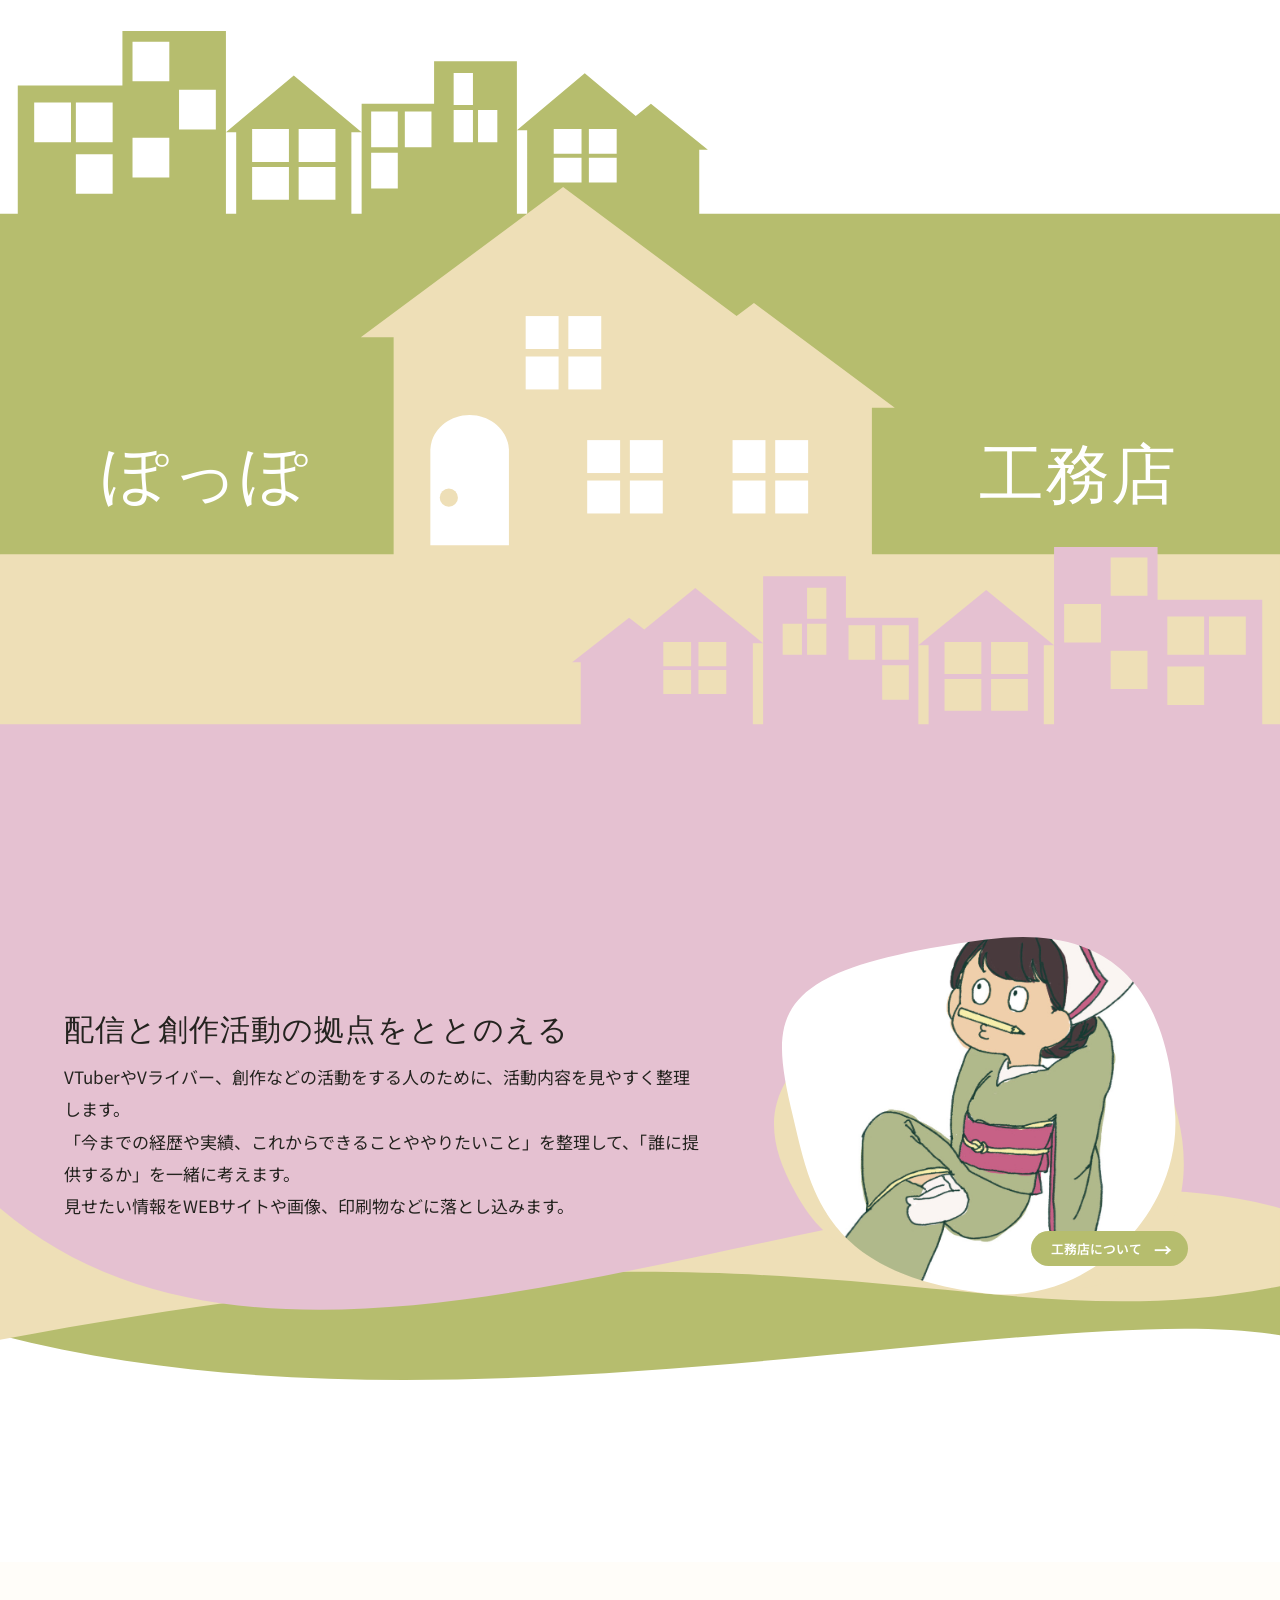
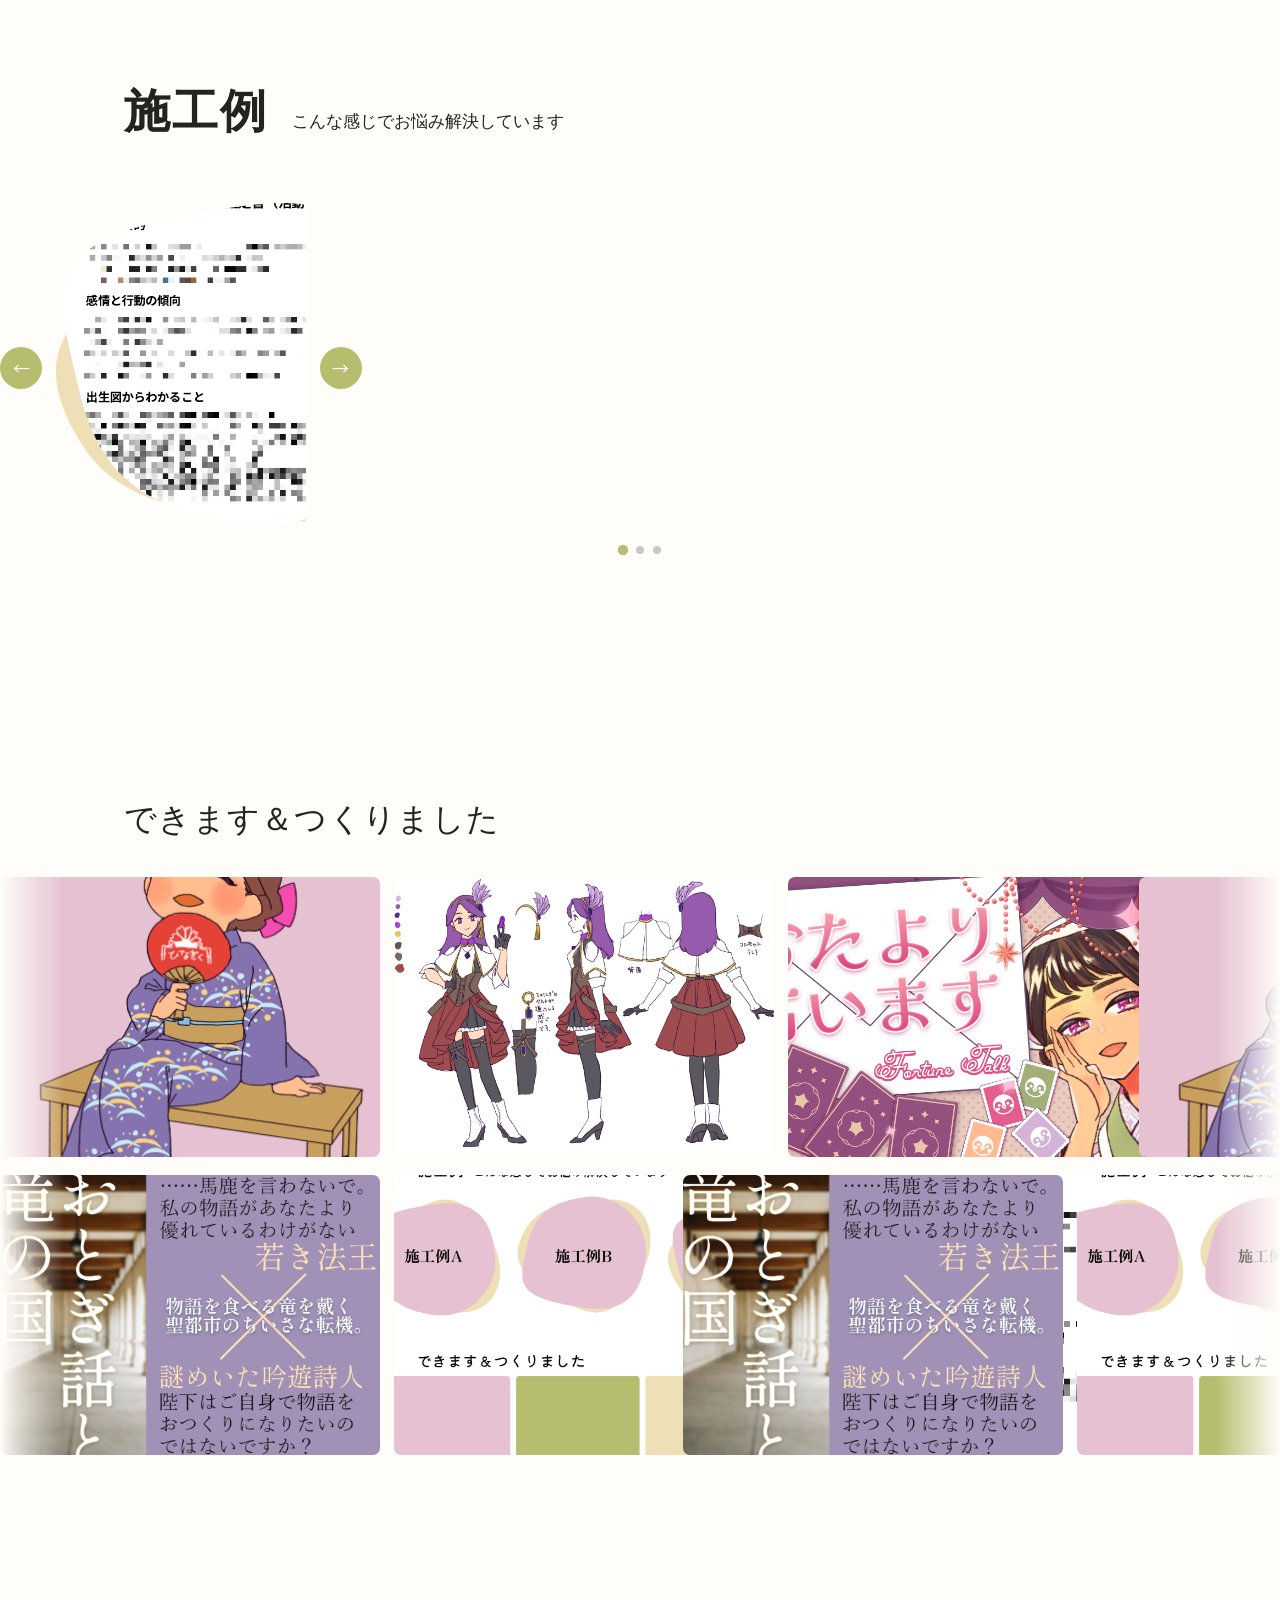
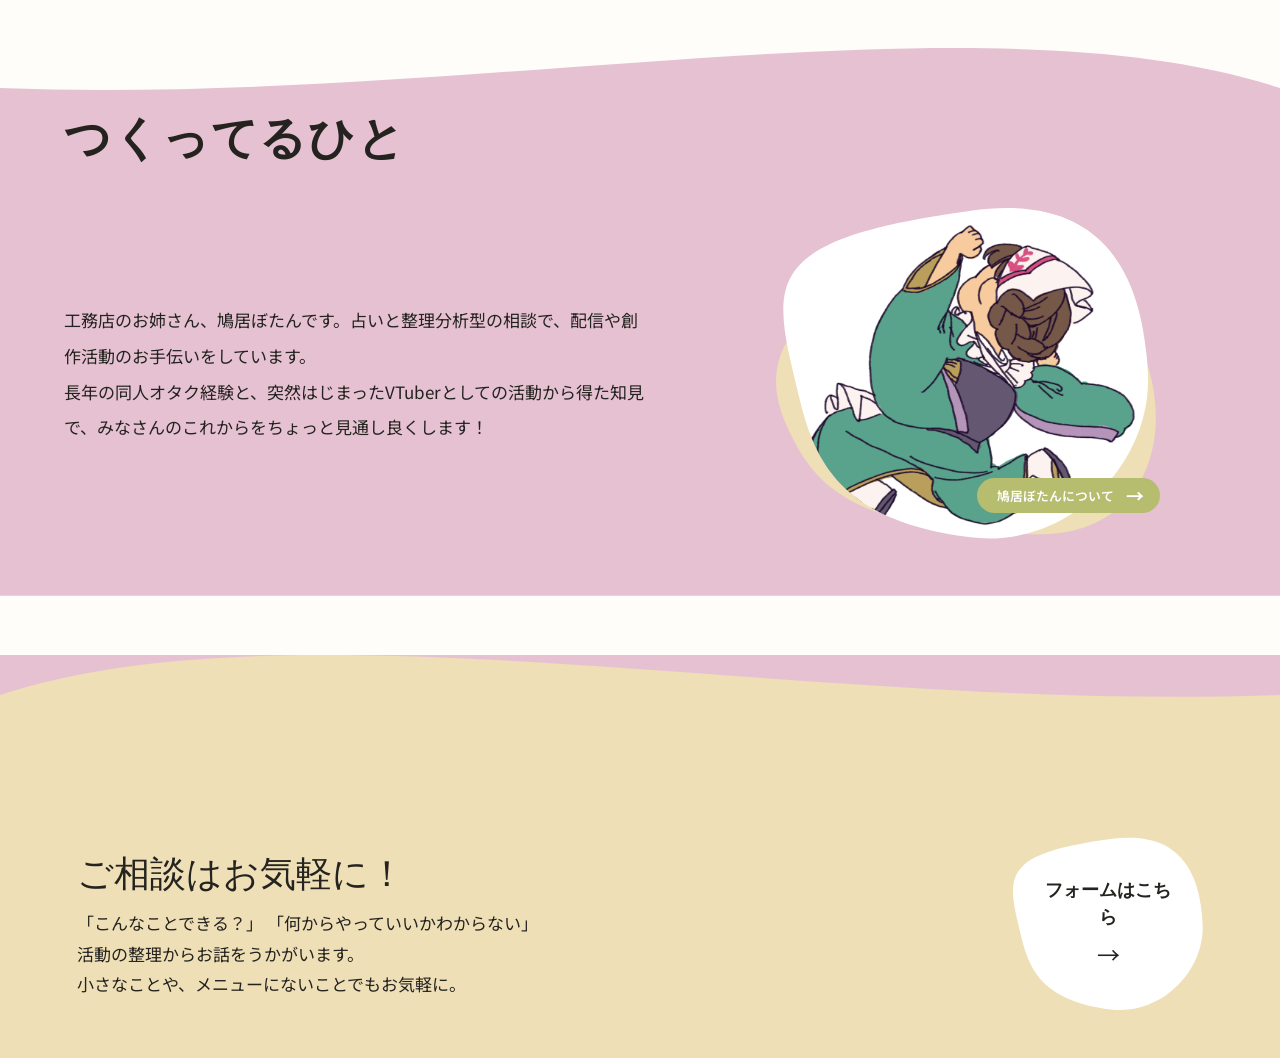
<file: index.html>
<!doctype html>
<html lang="ja">

<head>
  <meta charset="utf-8">
  <meta name="viewport" content="width=device-width, initial-scale=1">
  <meta name="theme-color" content="#b6bd6e">
  <meta name="description" content="配信と創作活動の拠点をととのえる、バーチャルあなたの街の工務店です。">
  <link rel="icon" href="assets/logo_pigeon.svg" type="image/svg+xml">
  <title>ぽっぽ工務店｜配信と活動の拠点をととのえる</title>
  <link rel="preconnect" href="https://fonts.googleapis.com">
  <link rel="preconnect" href="https://fonts.gstatic.com" crossorigin>
  <link
    href="https://fonts.googleapis.com/css2?family=Shippori+Mincho:wght@500;600;700&family=Noto+Sans+JP:wght@400;500;600;700&display=swap"
    rel="stylesheet">
  <link rel="stylesheet" href="styles.css">
</head>

<body>
  <a class="skip-link" href="#main">本文へスキップ</a>
  <header class="site-header" id="top">
    <a class="brand" href="index.html" aria-label="ぽっぽ工務店 トップへ"><img src="assets/logo_pigeon.svg" alt=""></a>
    <button class="menu-toggle" type="button" aria-expanded="false" aria-controls="site-nav"
      aria-label="メニューを開く"><span></span><span></span></button>
    <nav class="site-nav" id="site-nav" aria-label="メインメニュー"><a href="#opening-copy">工務店とは</a><a href="#cases">施工例</a><a
        href="#works">できます＆つくりました</a><a href="#maker">つくってるひと</a><a href="https://forms.gle/N3oY1gFznEsEsMau7"
        target="_blank" rel="noreferrer">ご相談フォーム ↗</a></nav>
  </header>
  <main id="main">
    <section class="opening" id="opening">
      <div class="opening-scenery" aria-hidden="true">
        <img class="town-layer town-green" src="assets/town_green.svg" alt="">
        <img class="town-layer town-yellow" src="assets/town_yellow.svg" alt="">
        <img class="town-layer town-pink" src="assets/town_pink.svg" alt="">
      </div>
      <h1 class="opening-title"><span>ぽっぽ</span><span>工務店</span></h1>
      <div class="opening-copy" id="opening-copy">
        <div class="opening-text">
          <h2>配信と創作活動の拠点をととのえる</h2>
          <p>
            VTuberやVライバー、創作などの活動をする人のために、活動内容を見やすく整理します。<br>「今までの経歴や実績、これからできることややりたいこと」を整理して、「誰に提供するか」を一緒に考えます。<br>見せたい情報をWEBサイトや画像、印刷物などに落とし込みます。
          </p>
        </div>
        <div class="intro-blob"><img class="blob-under" src="assets/blob_bottom.svg" alt="">
          <div class="blob-photo"><img src="images/鼻の下ポーズ.jpg" alt="鼻の下にえんぴつを挟み、頭の後ろで手を組む鳩居ぼたんのイラスト"></div><a
            class="blob-arrow" href="about.html">工務店について <b>→</b></a>
        </div>
      </div>
    </section>
    <section class="cases section" id="cases">
      <div class="section-heading">
        <h2>施工例</h2>
        <p>こんな感じでお悩み解決しています</p>
      </div>
      <div class="case-carousel" data-carousel>
        <button class="carousel-control carousel-prev" type="button" aria-label="前の施工例">←</button>
        <div class="carousel-viewport">
          <div class="carousel-track">
            <article class="case-card case-card--activity" tabindex="0">
              <div class="case-blob"><img class="blob-under" src="assets/blob_bottom.svg" alt="">
                <div class="case-photo"><img src="images/jrdrSFTRpxF15SI1790786207_1790786334_9881.png"
                    alt="活動を整理する施工イメージ"></div>
                <div class="case-hover">あれもこれも手を広げていたら何をしていいかわからなくなってしまった。</div>
              </div>
            </article>
            <article class="case-card case-card--archive" tabindex="0">
              <div class="case-blob"><img class="blob-under" src="assets/blob_bottom.svg" alt="">
                <div class="case-photo"><img src="images/Kindleコラボサムネ.png" alt="活動を整理する施工イメージ"></div>
                <div class="case-hover">長く活動を続けてきて、配信アーカイブや発信してきたことをまとめたくなった。</div>
              </div>
            </article>
            <article class="case-card case-card--debut" tabindex="0">
              <div class="case-blob"><img class="blob-under" src="assets/blob_bottom.svg" alt="">
                <div class="case-photo"><img src="images/20250113ビジュアル.jpg" alt="活動を整理する施工イメージ"></div>
                <div class="case-hover">VTuberになりたい！でも、VTuberで何をやりたいのかわからない。</div>
              </div>
            </article>
          </div>
        </div>
        <button class="carousel-control carousel-next" type="button" aria-label="次の施工例">→</button>
      </div>
    </section>
    <section class="works section" id="works">
      <div class="section-heading">
        <h2>できます＆つくりました</h2>
      </div>
      <div class="marquee-row marquee-forward">
        <div class="marquee-track">
          <div class="marquee-set">
            <button class="work-tile" type="button" data-gallery="illustration"><img src="images/ひなぎく浴衣デー.png"
                alt=""><span>ゆるイラスト</span></button>
            <button class="work-tile" type="button" data-gallery="costume"><img src="images/サユリさん衣装三面図_詳細.jpg"
                alt=""><span>衣装デザイン</span></button>
            <button class="work-tile" type="button" data-gallery="thumbnail"><img src="images/占い雑談サムネ.png"
                alt=""><span>サムネイル・告知画像</span></button>
          </div>
          <div class="marquee-set" aria-hidden="true">
            <button class="work-tile" type="button" tabindex="-1" data-gallery="illustration"><img
                src="images/ひなぎく浴衣デー.png" alt=""><span>ゆるイラスト</span></button>
            <button class="work-tile" type="button" tabindex="-1" data-gallery="costume"><img
                src="images/サユリさん衣装三面図_詳細.jpg" alt=""><span>衣装デザイン</span></button>
            <button class="work-tile" type="button" tabindex="-1" data-gallery="thumbnail"><img src="images/占い雑談サムネ.png"
                alt=""><span>サムネイル・告知画像</span></button>
          </div>
        </div>
      </div>
      <div class="marquee-row marquee-reverse">
        <div class="marquee-track">
          <div class="marquee-set">
            <button class="work-tile" type="button" data-gallery="book"><img src="images/おとぎ話.png"
                alt=""><span>文章・冊子・PDF</span></button>
            <button class="work-tile" type="button" data-gallery="web"><img src="images/工務店仮デザイン.png"
                alt=""><span>WEB・電子出版</span></button>
            <button class="work-tile" type="button" data-gallery="organize"><img
                src="images/jrdrSFTRpxF15SI1790786207_1790786334_9881.png" alt=""><span>活動整理・活動カルテ</span></button>
          </div>
          <div class="marquee-set" aria-hidden="true">
            <button class="work-tile" type="button" tabindex="-1" data-gallery="book"><img src="images/おとぎ話.png"
                alt=""><span>文章・冊子・PDF</span></button>
            <button class="work-tile" type="button" tabindex="-1" data-gallery="web"><img src="images/工務店仮デザイン.png"
                alt=""><span>WEB・電子出版</span></button>
            <button class="work-tile" type="button" tabindex="-1" data-gallery="organize"><img
                src="images/jrdrSFTRpxF15SI1790786207_1790786334_9881.png" alt=""><span>活動整理・活動カルテ</span></button>
          </div>
        </div>
      </div>
    </section>
    <section class="maker section" id="maker">
      <div class="section-heading">
        <h2>つくってるひと</h2>
      </div>
      <div class="maker-layout">
        <div class="maker-copy">
          <p>
            工務店のお姉さん、鳩居ぼたんです。占いと整理分析型の相談で、配信や創作活動のお手伝いをしています。<br>長年の同人オタク経験と、突然はじまったVTuberとしての活動から得た知見で、みなさんのこれからをちょっと見通し良くします！
          </p>
        </div>
        <div class="maker-blob"><img class="blob-under" src="assets/blob_bottom.svg" alt="">
          <div class="maker-photo"><img src="images/味噌汁うまい.png" alt="鳩居ぼたんのイラスト"></div><a class="blob-arrow"
            href="profile.html">鳩居ぼたんについて <b>→</b></a>
        </div>
      </div>
    </section>
  </main>
  <footer class="site-footer consult-footer" id="contact">
    <div class="footer-copy">
      <h2>ご相談はお気軽に！</h2>
      <p>「こんなことできる？」 「何からやっていいかわからない」<br>活動の整理からお話をうかがいます。<br>小さなことや、メニューにないことでもお気軽に。</p>
    </div><a class="form-button" href="https://forms.gle/N3oY1gFznEsEsMau7" target="_blank"
      rel="noreferrer"><span>フォームはこちら</span><b>→</b></a>
  </footer>
  <dialog class="gallery-dialog" aria-label="制作実績"><button class="dialog-close" type="button"
      aria-label="閉じる">×</button>
    <div class="dialog-content"></div>
    <div class="dialog-controls"><button type="button" class="dialog-prev" aria-label="前の作品">←</button><span
        class="dialog-count"></span><button type="button" class="dialog-next" aria-label="次の作品">→</button></div>
  </dialog>
  <script src="script.js"></script>
</body>

</html>
</file>
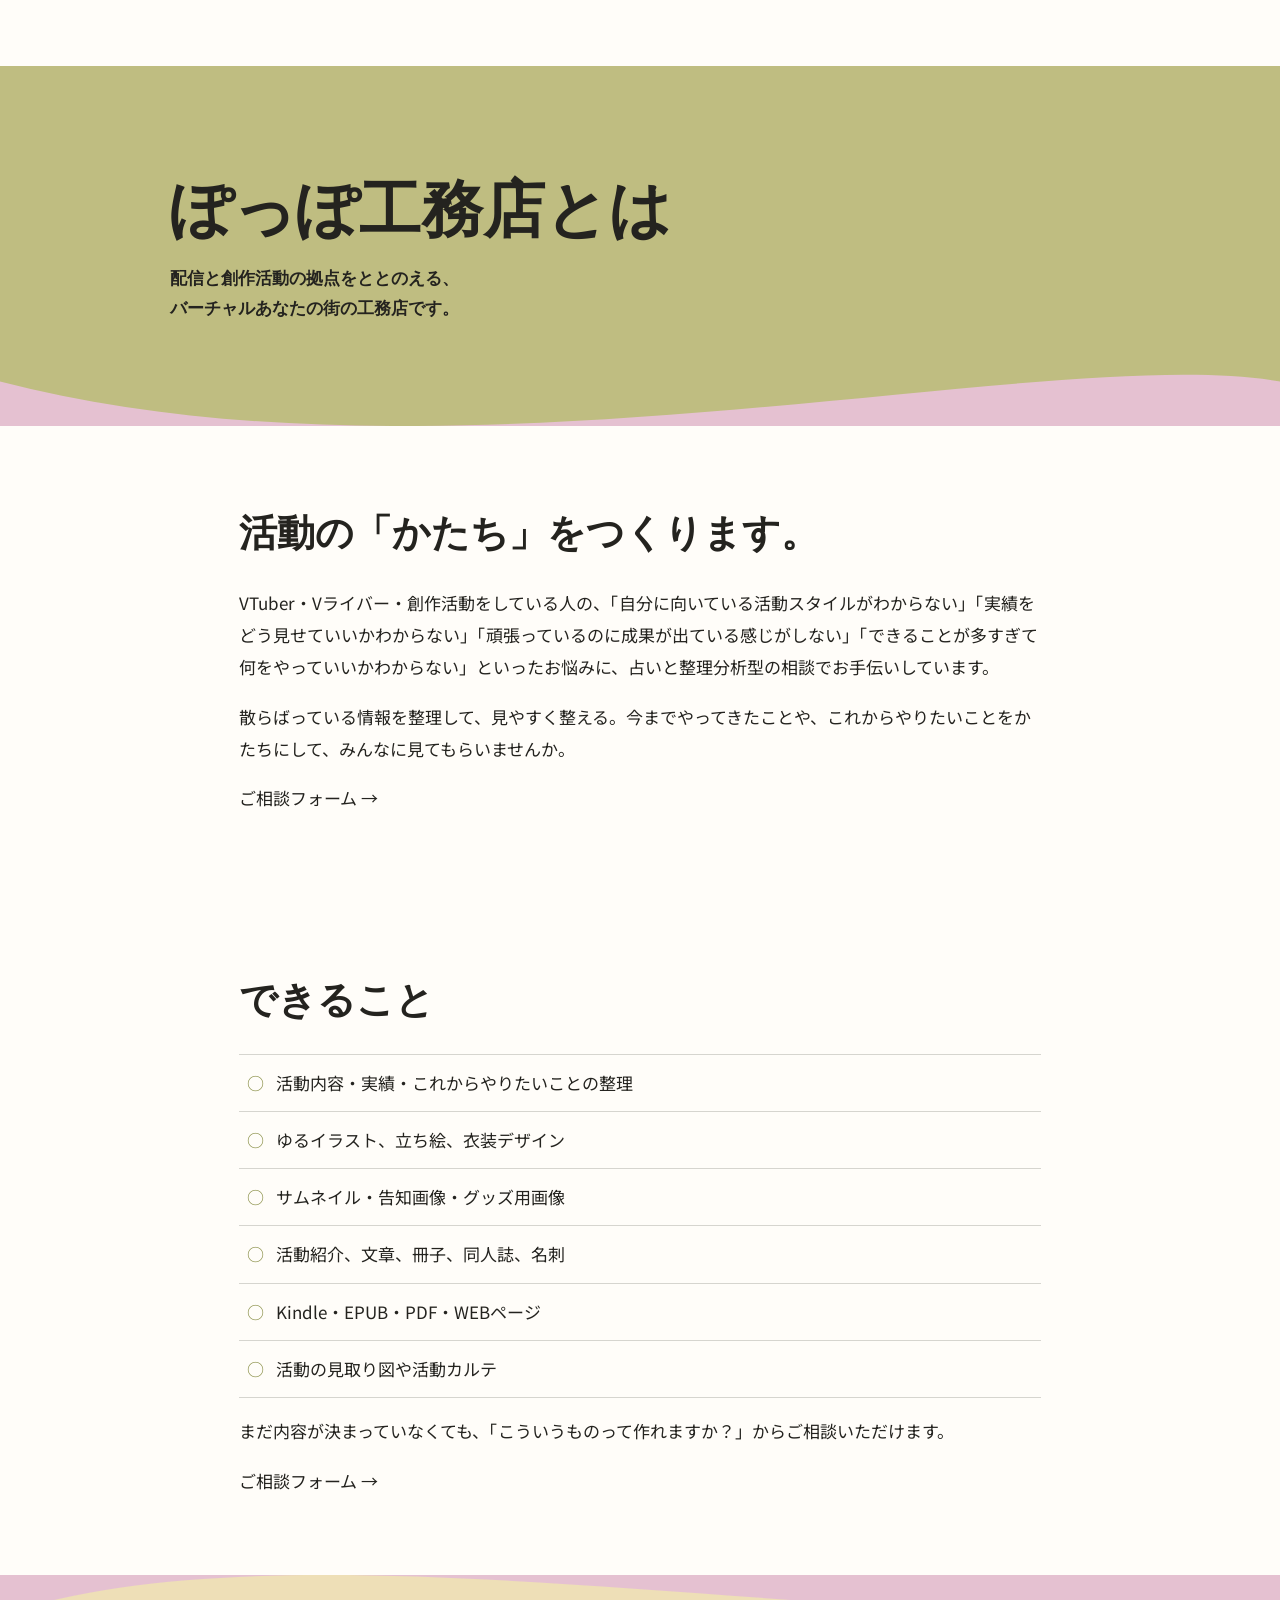
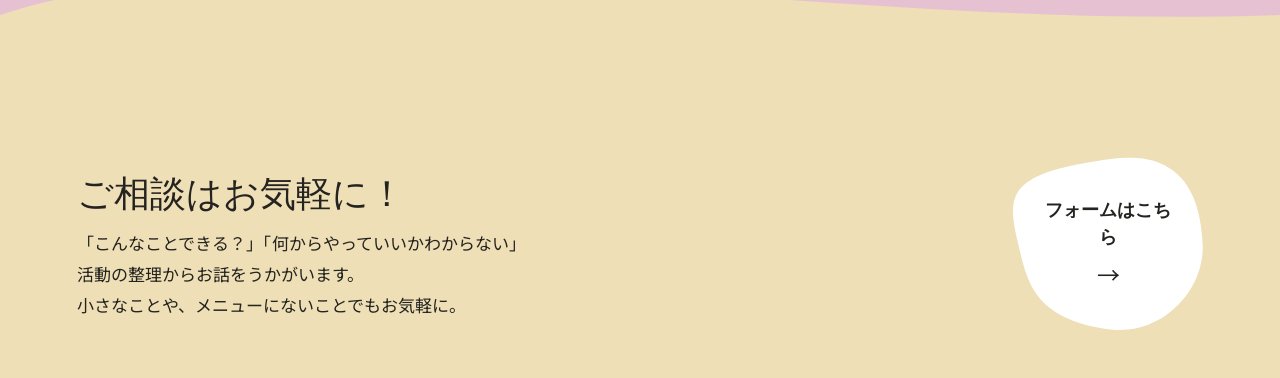
<file: about.html>
<!doctype html>
<html lang="ja"><head><meta charset="utf-8"><meta name="viewport" content="width=device-width, initial-scale=1"><meta name="theme-color" content="#b6bd6e"><meta name="description" content="配信と創作活動の拠点をととのえる、バーチャルあなたの街の工務店。"><link rel="icon" href="assets/logo_pigeon.svg" type="image/svg+xml"><title>ぽっぽ工務店とは｜ぽっぽ工務店</title><link rel="preconnect" href="https://fonts.googleapis.com"><link rel="preconnect" href="https://fonts.gstatic.com" crossorigin><link href="https://fonts.googleapis.com/css2?family=Shippori+Mincho:wght@500;600;700&family=Noto+Sans+JP:wght@400;500;600;700&display=swap" rel="stylesheet"><link rel="stylesheet" href="styles.css"></head>
<body><a class="skip-link" href="#main">本文へスキップ</a><header class="site-header"><a class="brand" href="index.html" aria-label="ぽっぽ工務店 トップへ"><img src="assets/logo_pigeon.svg" alt=""></a><button class="menu-toggle" type="button" aria-expanded="false" aria-controls="site-nav" aria-label="メニューを開く"><span></span><span></span></button><nav class="site-nav" id="site-nav" aria-label="メインメニュー"><a href="index.html#opening-copy">工務店とは</a><a href="index.html#cases">施工例</a><a href="index.html#works">できます＆つくりました</a><a href="profile.html">つくってるひと</a><a href="https://forms.gle/N3oY1gFznEsEsMau7" target="_blank" rel="noreferrer">ご相談フォーム ↗</a></nav></header>
<main id="main" class="subpage"><div class="subpage-hero"><h1>ぽっぽ工務店とは</h1><p>配信と創作活動の拠点をととのえる、<br>バーチャルあなたの街の工務店です。</p><img src="assets/town_green.svg" alt="" class="subpage-town"></div>
<section class="subpage-section"><h2>活動の「かたち」をつくります。</h2><p>VTuber・Vライバー・創作活動をしている人の、「自分に向いている活動スタイルがわからない」「実績をどう見せていいかわからない」「頑張っているのに成果が出ている感じがしない」「できることが多すぎて何をやっていいかわからない」といったお悩みに、占いと整理分析型の相談でお手伝いしています。</p><p>散らばっている情報を整理して、見やすく整える。今までやってきたことや、これからやりたいことをかたちにして、みんなに見てもらいませんか。</p><a class="text-link" href="https://forms.gle/N3oY1gFznEsEsMau7" target="_blank" rel="noreferrer">ご相談フォーム →</a></section>

<section class="subpage-section"><h2>できること</h2><ul class="service-list"><li>活動内容・実績・これからやりたいことの整理</li><li>ゆるイラスト、立ち絵、衣装デザイン</li><li>サムネイル・告知画像・グッズ用画像</li><li>活動紹介、文章、冊子、同人誌、名刺</li><li>Kindle・EPUB・PDF・WEBページ</li><li>活動の見取り図や活動カルテ</li></ul><p>まだ内容が決まっていなくても、「こういうものって作れますか？」からご相談いただけます。</p><a class="text-link" href="https://forms.gle/N3oY1gFznEsEsMau7" target="_blank" rel="noreferrer">ご相談フォーム →</a></section></main>
<footer class="site-footer consult-footer" id="contact"><div class="footer-copy"><h2>ご相談はお気軽に！</h2><p>「こんなことできる？」「何からやっていいかわからない」<br>活動の整理からお話をうかがいます。<br>小さなことや、メニューにないことでもお気軽に。</p></div><a class="form-button" href="https://forms.gle/N3oY1gFznEsEsMau7" target="_blank" rel="noreferrer"><span>フォームはこちら</span><b>→</b></a></footer><script src="inner.js"></script></body></html>
</file>
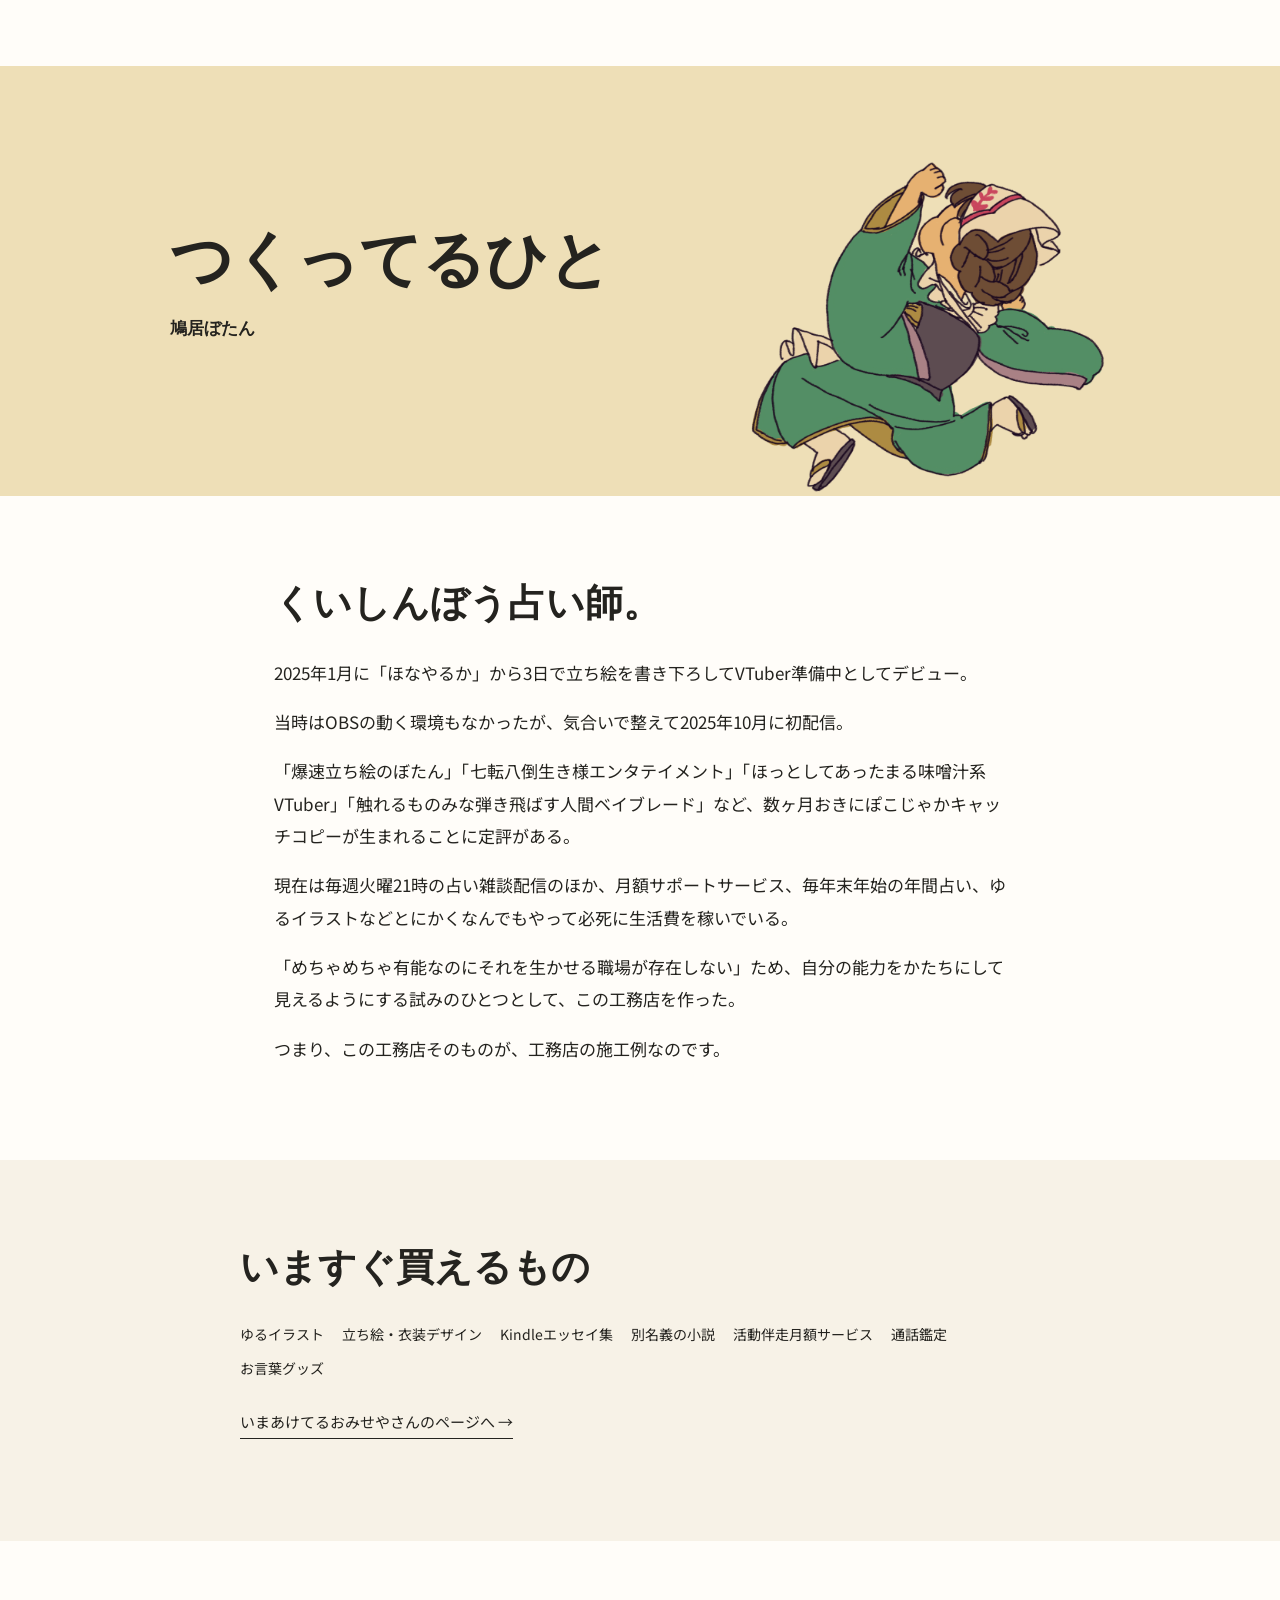
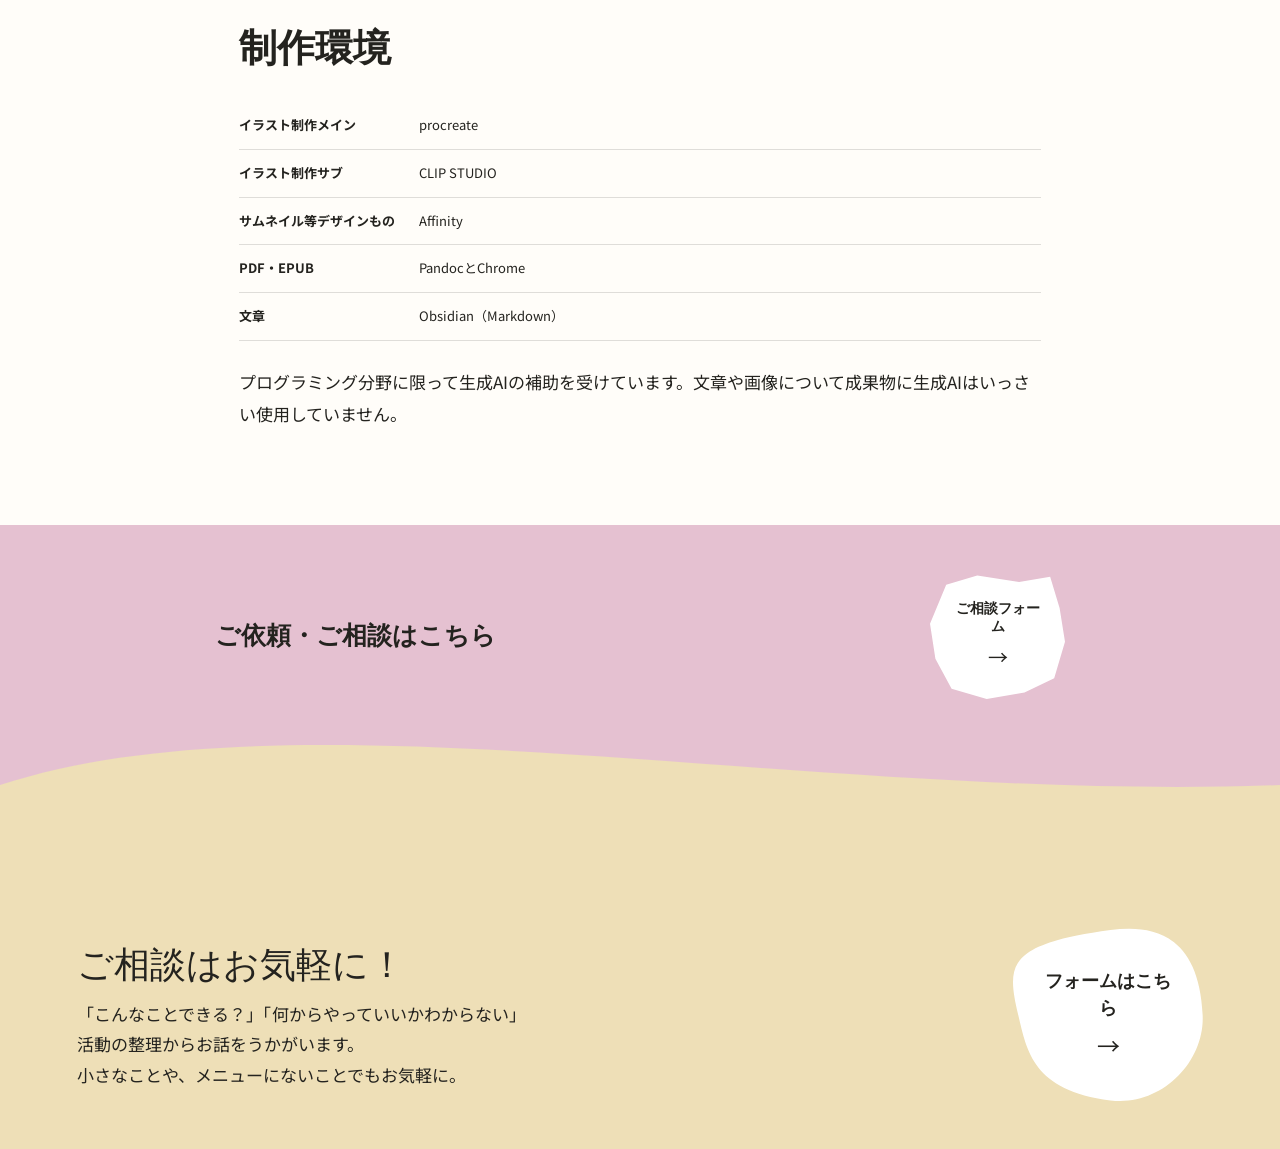
<file: profile.html>
<!doctype html>
<html lang="ja"><head><meta charset="utf-8"><meta name="viewport" content="width=device-width, initial-scale=1"><meta name="theme-color" content="#b6bd6e"><meta name="description" content="ぽっぽ工務店をつくっている、占い師・VTuberの鳩居ぼたんについて。"><link rel="icon" href="assets/logo_pigeon.svg" type="image/svg+xml"><title>つくってるひと｜ぽっぽ工務店</title><link rel="preconnect" href="https://fonts.googleapis.com"><link rel="preconnect" href="https://fonts.gstatic.com" crossorigin><link href="https://fonts.googleapis.com/css2?family=Shippori+Mincho:wght@500;600;700&family=Noto+Sans+JP:wght@400;500;600;700&display=swap" rel="stylesheet"><link rel="stylesheet" href="styles.css"></head>
<body><a class="skip-link" href="#main">本文へスキップ</a><header class="site-header"><a class="brand" href="index.html" aria-label="ぽっぽ工務店 トップへ"><img src="assets/logo_pigeon.svg" alt=""></a><button class="menu-toggle" type="button" aria-expanded="false" aria-controls="site-nav" aria-label="メニューを開く"><span></span><span></span></button><nav class="site-nav" id="site-nav" aria-label="メインメニュー"><a href="index.html#opening-copy">工務店とは</a><a href="index.html#cases">施工例</a><a href="index.html#works">できます＆つくりました</a><a href="about.html">工務店について</a><a href="https://forms.gle/N3oY1gFznEsEsMau7" target="_blank" rel="noreferrer">ご相談フォーム ↗</a></nav></header>
<main id="main" class="subpage"><div class="subpage-hero profile-hero"><h1>つくってるひと</h1><p>鳩居ぼたん</p><img src="images/味噌汁うまい.png" alt="鳩居ぼたんのイラスト" class="profile-hero-art"></div>
<section class="subpage-section profile-bio"><h2>くいしんぼう占い師。</h2><div class="verbatim-bio"><p>2025年1月に「ほなやるか」から3日で立ち絵を書き下ろしてVTuber準備中としてデビュー。</p><p>当時はOBSの動く環境もなかったが、気合いで整えて2025年10月に初配信。</p><p>「爆速立ち絵のぼたん」「七転八倒生き様エンタテイメント」「ほっとしてあったまる味噌汁系VTuber」「触れるものみな弾き飛ばす人間ベイブレード」など、数ヶ月おきにぽこじゃかキャッチコピーが生まれることに定評がある。</p><p>現在は毎週火曜21時の占い雑談配信のほか、月額サポートサービス、毎年末年始の年間占い、ゆるイラストなどとにかくなんでもやって必死に生活費を稼いでいる。</p><p>「めちゃめちゃ有能なのにそれを生かせる職場が存在しない」ため、自分の能力をかたちにして見えるようにする試みのひとつとして、この工務店を作った。</p><p>つまり、この工務店そのものが、工務店の施工例なのです。</p></div></section>
<section class="subpage-section subpage-tinted"><h2>いますぐ買えるもの</h2><ul class="profile-examples"><li>ゆるイラスト</li><li>立ち絵・衣装デザイン</li><li>Kindleエッセイ集</li><li>別名義の小説</li><li>活動伴走月額サービス</li><li>通話鑑定</li><li>お言葉グッズ</li></ul><div class="profile-links"><a href="https://kagefmie-i.github.io/hatoi-botan-guide/services.html" target="_blank" rel="noreferrer">いまあけてるおみせやさんのページへ →</a></div></section>
<section class="subpage-section"><h2>制作環境</h2><dl class="tools-list"><div><dt>イラスト制作メイン</dt><dd>procreate</dd></div><div><dt>イラスト制作サブ</dt><dd>CLIP STUDIO</dd></div><div><dt>サムネイル等デザインもの</dt><dd>Affinity</dd></div><div><dt>PDF・EPUB</dt><dd>PandocとChrome</dd></div><div><dt>文章</dt><dd>Obsidian（Markdown）</dd></div></dl><p>プログラミング分野に限って生成AIの補助を受けています。文章や画像について成果物に生成AIはいっさい使用していません。</p></section>
<section class="contact-strip"><h2>ご依頼・ご相談はこちら</h2><a class="form-button" href="https://forms.gle/N3oY1gFznEsEsMau7" target="_blank" rel="noreferrer"><span>ご相談フォーム</span><b>→</b></a></section></main>
<footer class="site-footer consult-footer" id="contact"><div class="footer-copy"><h2>ご相談はお気軽に！</h2><p>「こんなことできる？」「何からやっていいかわからない」<br>活動の整理からお話をうかがいます。<br>小さなことや、メニューにないことでもお気軽に。</p></div><a class="form-button" href="https://forms.gle/N3oY1gFznEsEsMau7" target="_blank" rel="noreferrer"><span>フォームはこちら</span><b>→</b></a></footer><script src="inner.js"></script></body></html>
</file>
<file: styles.css>
:root {
  --green: #b6bd6e;
  --cream: #eedfb7;
  --pink: #e5c1d1;
  --ink: #24231f;
  --paper: #fffdf9;
  --serif: "Kaisei Opti", "Yu Mincho", serif;
  --sans: "Noto Sans JP", sans-serif;
  --content: 1160px;
  --ease: cubic-bezier(.22, .78, .25, 1)
}


* {
  box-sizing: border-box
}

html {
  scroll-behavior: smooth;
  scroll-padding-top: 84px
}

body {
  margin: 0;
  color: var(--ink);
  background: var(--paper);
  font-family: var(--sans);
  font-size: 18px;
  line-height: 1.9;
  overflow-x: hidden
}

img {
  display: block;
  max-width: 100%
}

a {
  color: inherit;
  text-decoration: none
}

button {
  font: inherit;
  color: inherit
}

.skip-link {
  position: absolute;
  left: 1rem;
  top: -5rem;
  z-index: 100;
  background: white;
  padding: .5rem 1rem
}

.skip-link:focus {
  top: 1rem
}


/* ロゴとハンバーガーはスクロール後に現れます。ヘッダーには背景色を敷きません。 */
.site-header {
  position: fixed;
  z-index: 40;
  top: 0;
  left: 0;
  right: 0;
  height: 66px;
  padding: 0 clamp(18px, 4vw, 56px);
  display: flex;
  justify-content: space-between;
  align-items: center;
  pointer-events: none
}

.brand,
.menu-toggle {
  opacity: 0;
  visibility: hidden;
  transform: translateY(-8px);
  transition: opacity .3s, transform .3s, visibility .3s;
  pointer-events: none
}

.site-header.is-visible .brand,
.site-header.is-visible .menu-toggle {
  opacity: 1;
  visibility: visible;
  transform: none;
  pointer-events: auto
}

.brand {
  display: block;
  width: 42px;
  height: 45px
}

.brand img {
  width: 100%;
  height: 100%;
  object-fit: contain
}

.menu-toggle {
  pointer-events: auto;
  width: 46px;
  height: 46px;
  border: 0;
  background: transparent;
  display: flex;
  flex-direction: column;
  align-items: center;
  justify-content: center;
  gap: 7px;
  cursor: pointer
}

.menu-toggle span {
  width: 28px;
  height: 2px;
  background: var(--ink);
  transition: transform .25s
}

.menu-toggle[aria-expanded=true] span:first-child {
  transform: translateY(4.5px) rotate(45deg)
}

.menu-toggle[aria-expanded=true] span:last-child {
  transform: translateY(-4.5px) rotate(-45deg)
}

.site-nav {
  position: absolute;
  right: clamp(18px, 4vw, 56px);
  top: 58px;
  display: flex;
  flex-direction: column;
  align-items: flex-end;
  gap: 4px;
  padding: 8px 0;
  max-height: 0;
  opacity: 0;
  overflow: hidden;
  pointer-events: none;
  transition: max-height .3s, opacity .2s
}

.site-nav.is-open {
  max-height: 360px;
  opacity: 1;
  pointer-events: auto
}

.site-nav a {
  padding: 5px 0 5px 18px;
  font-size: 13px;
  font-weight: 600;
  text-shadow: 0 1px 6px #fff9
}

.site-nav a:hover {
  color: #737a32
}


/* 街と家のSVGは書き出しデータのまま、同じ基準幅で重ねます。 */
.opening {
  height: min(122vw, 1780px);
  min-height: 1040px;
  position: relative;
  isolation: isolate;
  overflow: hidden;
  background: #fff
}

.opening-scenery {
  position: absolute;
  inset: 0;
  z-index: -1;
  pointer-events: none
}

.town-layer {
  position: absolute;
  top: 0;
  left: 0;
  width: 100%;
  height: auto;
  max-width: none;
  opacity: 1;
  transform: none
}

.town-green {
  z-index: 1;
  top: 2%;
  height: auto;
}

.town-yellow {
  z-index: 2;
  top: 12%;
}

.town-pink {
  z-index: 3;
  top: 35%;
}

.opening-title {
  position: absolute;
  z-index: 4;
  top: 28%;
  left: 8%;
  right: 8%;
  margin: 0;
  display: flex;
  justify-content: space-between;
  align-items: center;
  font: 700 clamp(56px, 9.3vw, 132px)/1.2 var(--serif);
  color: #fff;
  letter-spacing: .08em;
  animation: title-in .8s .15s both
}

.opening-title span:last-child {
  letter-spacing: .04em
}

.opening-copy {
  position: absolute;
  z-index: 4;
  top: 60%;
  left: max(5vw, calc((100vw - var(--content))/2));
  right: max(5vw, calc((100vw - var(--content))/2));
  display: grid;
  grid-template-columns: 1.15fr .85fr;
  align-items: center;
  gap: 3vw
}

.opening-text {
  max-width: 720px
}

.opening-text h2 {
  font: 700 clamp(28px, 3.4vw, 44px)/1.55 var(--serif);
  margin: 0 0 10px;
  letter-spacing: .035em
}

.opening-text p {
  font-size: clamp(18px, 1.1vw, 14px);
  line-height: 1.9;
  margin: 0;
  max-width: 640px
}

.intro-blob,
.maker-blob {
  position: relative;
  width: min(34vw, 410px);
  aspect-ratio: 1.08;
  margin: 0 auto
}

.blob-under {
  position: absolute;
  inset: 4% -5% -4% 4%;
  width: 100%;
  height: 100%;
  object-fit: fill;
  transform: rotate(-3deg)
}

.blob-photo,
.maker-photo {
  position: absolute;
  inset: 0;
  overflow: hidden;
}

.blob-photo img,
.blob-image {
  display: block;
  width: 100%;
  height: 100%;
}

.maker-photo img {
  width: 100%;
  height: 100%;
  object-fit: cover;
  object-position: center 40%
}

.blob-arrow {
  position: absolute;
  z-index: 3;
  right: -1%;
  bottom: 8%;
  display: flex;
  align-items: center;
  gap: 12px;
  padding: 3px 10px 3px 16px;
  border-radius: 99px;
  background: var(--green);
  color: white;
  font: 600 11px var(--sans);
  white-space: nowrap;
  transition: transform .2s
}

.blob-arrow b {
  font-size: 18px;
  line-height: 1
}

.blob-arrow:hover {
  transform: translateX(4px)
}


.section {
  padding: clamp(70px, 9vw, 128px) max(5vw, calc((100vw - var(--content))/2))
}

.section-heading {
  display: flex;
  align-items: baseline;
  gap: 24px;
  margin: 0 auto 35px;
  max-width: var(--content)
}

.section-heading h2,
.consult h2 {
  font: 700 clamp(30px, 4vw, 46px)/1.5 var(--serif);
  letter-spacing: .04em;
  margin: 0
}

.section-heading p {
  font: 500 clamp(14px, 1.7vw, 20px) var(--serif);
  margin: 0
}

.cases {
  padding-left: 0;
  padding-right: 0;
  overflow: hidden
}

.cases>.section-heading {
  padding: 0 5vw
}

.case-carousel {
  display: flex;
  align-items: center;
  gap: 14px;
  max-width: 1320px;
  margin: auto
}

.carousel-control {
  flex: 0 0 42px;
  width: 42px;
  height: 42px;
  border: 0;
  border-radius: 50%;
  background: var(--green);
  color: white;
  cursor: pointer;
  z-index: 2
}

.carousel-control:hover {
  filter: brightness(.94)
}

.carousel-viewport {
  min-width: 0;
  overflow: hidden
}

.carousel-track {
  display: flex;
  align-items: center;
  gap: clamp(14px, 2.4vw, 34px);
  overflow-x: auto;
  scrollbar-width: none;
  scroll-snap-type: x mandatory;
  padding: 22px 2px 30px
}

.carousel-track::-webkit-scrollbar {
  display: none
}

.case-card {
  position: relative;
  flex: 0 0 clamp(230px, 29vw, 360px);
  height: clamp(230px, 27vw, 335px);
  display: grid;
  place-items: center;
  scroll-snap-align: center;
  isolation: isolate
}

.case-back {
  position: absolute;
  inset: 0;
  z-index: -2
}

.case-back img {
  width: 100%;
  height: 100%;
  object-fit: fill
}

.case-photo {
  position: absolute;
  inset: 2% 2% 3% 0;
  overflow: hidden;
  z-index: -1;
}

.case-photo img {
  width: 100%;
  height: 100%;
  object-fit: cover;
  transition: transform .5s
}

.case-card:hover .case-photo img {
  transform: scale(1.06)
}

.case-title {
  z-index: 1;
  font: 700 clamp(23px, 2.5vw, 32px) var(--serif);
  transition: opacity .2s;
  text-shadow: 0 1px 6px #fff9
}

.case-hover {
  position: absolute;
  inset: 20% 14%;
  display: grid;
  place-items: center;
  text-align: center;
  padding: 18px;
  background: #fffdf9e8;
  border-radius: 30px;
  font: 600 14px/1.8 var(--serif);
  opacity: 0;
  transform: translateY(6px);
  transition: opacity .22s, transform .22s
}

.case-card:hover .case-title,
.case-card:focus-visible .case-title {
  opacity: 0
}

.case-card:hover .case-hover,
.case-card:focus-visible .case-hover {
  opacity: 1;
  transform: none
}


/* 3枚ずつの帯をゆっくり流し、上下の方向を逆にします。 */
.works {
  padding-left: 0;
  padding-right: 0;
  overflow: hidden
}

.works>.section-heading {
  padding: 0 max(5vw, calc((100vw - var(--content))/2))
}

.marquee-row {
  overflow: hidden;
  margin: 18px 0;
  mask-image: linear-gradient(90deg, transparent, #000 5%, #000 95%, transparent)
}

.marquee-track {
  display: flex;
  width: max-content;
  animation: marquee-left 58s linear infinite
}

.marquee-reverse .marquee-track {
  animation-name: marquee-right;
  animation-duration: 64s
}

.marquee-row:hover .marquee-track {
  animation-play-state: paused
}

.marquee-set {
  display: flex;
  gap: 14px;
  padding-right: 14px
}

.work-tile {
  position: relative;
  flex: 0 0 clamp(220px, 31vw, 380px);
  height: clamp(180px, 23vw, 280px);
  padding: 0;
  border: 0;
  border-radius: 7px;
  overflow: hidden;
  background: var(--pink);
  cursor: pointer
}

.marquee-row:first-of-type .work-tile:nth-child(2) {
  background: var(--green)
}

.marquee-row:first-of-type .work-tile:nth-child(3) {
  background: var(--cream)
}

.marquee-reverse .work-tile:nth-child(1) {
  background: var(--green)
}

.marquee-reverse .work-tile:nth-child(2) {
  background: var(--cream)
}

.marquee-reverse .work-tile:nth-child(3) {
  background: var(--pink)
}

.work-tile>img {
  width: 100%;
  height: 100%;
  object-fit: cover;
  transition: transform .4s
}

.work-tile:hover>img {
  transform: scale(1.04)
}

.work-tile>span {
  position: absolute;
  inset: 0;
  display: grid;
  place-items: center;
  background: #fffdf9d9;
  color: var(--ink);
  font: 700 21px var(--serif);
  opacity: 0;
  transition: opacity .22s
}

.work-tile:hover>span,
.work-tile:focus-visible>span {
  opacity: 1
}


.maker {
  background: var(--paper)
}

.maker>.section-heading {
  max-width: var(--content)
}

.maker-layout {
  display: grid;
  grid-template-columns: 1fr .85fr;
  align-items: center;
  gap: 5vw;
  max-width: var(--content);
  margin: auto
}

.maker-copy {
  font-size: clamp(14px, 1.3vw, 16px);
  line-height: 2.1
}

.maker-blob {
  width: min(34vw, 380px)
}

.blob-image {
  display: block;
  width: 100%;
  height: 100%;
}

.maker-photo img {
  object-fit: contain;
  mix-blend-mode: multiply
}

.consult {
  background: var(--cream);
  min-height: 320px;
  display: flex;
  justify-content: space-between;
  align-items: center;
  gap: 24px;
  padding-top: 64px;
  padding-bottom: 64px
}

.consult>div {
  max-width: 680px
}

.consult h2 {
  font-size: clamp(28px, 3.6vw, 40px);
  margin-bottom: 8px
}

.consult p {
  font-size: 14px
}

.form-button {
  display: grid;
  place-content: center;
  text-align: center;
  position: relative;
  flex: 0 0 160px;
  width: 160px;
  height: 150px;
  padding: 24px 20px;
  background: white;
  clip-path: polygon(12% 11%, 35% 4%, 66% 9%, 89% 5%, 96% 29%, 100% 55%, 92% 83%, 70% 94%, 42% 99%, 16% 91%, 4% 68%, 0 41%);
  font: 600 14px var(--serif);
  transition: transform .25s
}

.form-button b {
  font: 20px var(--sans);
  margin-top: 6px
}

.form-button:hover {
  transform: rotate(4deg) scale(1.03)
}

.site-footer {
  padding: 38px 5vw 18px;
  text-align: center;
  background: #f1e8d2
}

.footer-mark img {
  width: 43px;
  height: 43px;
  object-fit: contain;
  margin: auto
}

.site-footer>p {
  font: 14px var(--serif)
}

.site-footer nav {
  display: flex;
  justify-content: center;
  gap: 24px;
  flex-wrap: wrap;
  font-size: 11px
}

.site-footer small {
  font-size: 9px;
  opacity: .65
}

.gallery-dialog {
  width: min(880px, 93vw);
  max-height: 90svh;
  padding: 36px;
  background: var(--paper);
  border: 0;
  border-radius: 14px;
  box-shadow: 0 20px 70px #19170f88
}

.gallery-dialog::backdrop {
  background: #1c1b18df;
  backdrop-filter: blur(3px)
}

.dialog-close {
  position: absolute;
  right: 14px;
  top: 8px;
  border: 0;
  background: none;
  font-size: 31px;
  cursor: pointer
}

.dialog-content {
  display: grid;
  grid-template-columns: 1.1fr .9fr;
  align-items: center;
  gap: 28px
}

.dialog-content img {
  width: 100%;
  max-height: 64svh;
  object-fit: contain
}

.dialog-content h3 {
  font: 700 24px var(--serif)
}

.dialog-content p {
  font-size: 13px
}

.dialog-controls {
  display: flex;
  justify-content: center;
  align-items: center;
  gap: 18px;
  margin-top: 15px
}

.dialog-controls button {
  width: 40px;
  height: 40px;
  border: 1px solid #2225;
  border-radius: 50%;
  background: transparent;
  cursor: pointer
}

.dialog-count {
  font-size: 11px;
  min-width: 50px;
  text-align: center
}


.subpage {
  padding-top: 66px
}

.subpage-hero {
  position: relative;
  min-height: 360px;
  display: flex;
  flex-direction: column;
  justify-content: center;
  padding: 60px max(7vw, calc((100vw - 940px)/2));
  background: var(--pink);
  overflow: hidden
}

.subpage-hero h1 {
  position: relative;
  z-index: 1;
  margin: 0 0 10px;
  font: 700 clamp(38px, 6vw, 62px)/1.4 var(--serif)
}

.subpage-hero>p {
  z-index: 1;
  margin: 0;
  font: 600 17px/1.8 var(--serif)
}

.subpage-town {
  position: absolute;
  bottom: 0;
  left: 0;
  width: 100%;
  opacity: .8
}

.subpage-section {
  max-width: 850px;
  margin: auto;
  padding: 78px 24px
}

.subpage-section h2 {
  font: 700 clamp(26px, 4vw, 38px)/1.55 var(--serif);
  margin: 0 0 24px
}

.subpage-section>p {
  font-size: 14px
}

.subpage-tinted {
  max-width: none;
  background: #f7f2e7;
  padding-left: max(24px, calc((100vw - 800px)/2));
  padding-right: max(24px, calc((100vw - 800px)/2))
}

.detail-case {
  max-width: 800px;
  margin: 32px auto 0;
  padding: 28px;
  background: var(--paper);
  border-radius: 22px
}

.detail-case>span {
  font-size: 10px;
  letter-spacing: .14em;
  font-weight: 700
}

.detail-case h3 {
  font: 700 23px/1.6 var(--serif);
  margin: 5px 0 12px
}

.detail-case p {
  font-size: 13px
}

.detail-case .case-problem {
  font: 600 15px/1.9 var(--serif)
}

.detail-image {
  max-height: 320px;
  width: auto;
  max-width: 100%;
  object-fit: contain;
  margin: 20px auto;
  border-radius: 8px
}

.service-list {
  padding: 0;
  list-style: none;
  border-top: 1px solid #27261f30
}

.service-list li {
  padding: 12px 8px;
  border-bottom: 1px solid #27261f30
}

.service-list li:before {
  content: "○";
  color: #858b40;
  padding-right: 12px
}

.sub-form {
  position: relative;
  top: auto;
  right: auto;
  transform: none;
  margin: 22px 0
}

.profile-hero {
  min-height: 430px;
  padding-right: 45%;
  background: var(--cream)
}

.profile-hero-art {
  position: absolute;
  right: 12%;
  bottom: -15px;
  height: 380px;
  max-width: 40%;
  object-fit: contain;
  mix-blend-mode: multiply
}

.profile-bio {
  max-width: 780px
}

.profile-links {
  display: flex;
  flex-direction: column;
  gap: 12px;
  margin: 24px 0
}

.profile-links a {
  display: inline-flex;
  align-self: flex-start;
  border-bottom: 1px solid currentColor;
  font-size: 15px;
  padding: 2px 0
}

.profile-examples {
  display: flex;
  flex-wrap: wrap;
  gap: 8px 18px;
  padding: 0;
  list-style: none
}

.profile-examples li {
  font-size: 14px
}

.tools-list {
  margin: 0 0 25px
}

.tools-list>div {
  display: grid;
  grid-template-columns: 180px 1fr;
  padding: 11px 0;
  border-bottom: 1px solid #27261f25;
  font-size: 13px
}

.tools-list dt {
  font-weight: 700
}

.tools-list dd {
  margin: 0
}

.contact-strip {
  padding: 45px max(8vw, calc((100vw - 850px)/2));
  background: var(--pink);
  display: flex;
  justify-content: space-between;
  align-items: center;
  gap: 20px
}

.contact-strip h2 {
  font: 700 25px var(--serif)
}

.contact-strip .form-button {
  flex: 0 0 135px;
  width: 135px;
  height: 130px
}


@keyframes title-in {
  from {
    opacity: 0;
    transform: translateY(20px)
  }

  to {
    opacity: 1;
    transform: none
  }


}

@keyframes marquee-left {
  to {
    transform: translateX(-50%)
  }


}

@keyframes marquee-right {
  from {
    transform: translateX(-50%)
  }

  to {
    transform: translateX(0)
  }


}


@media(max-width:760px) {
  .site-header {
    height: 58px;
    padding: 0 15px
  }

  .brand {
    width: 34px;
    height: 38px
  }

  .menu-toggle {
    width: 42px;
    height: 42px
  }

  .site-nav {
    right: 15px;
    top: 51px
  }

  .site-nav a {
    font-size: 12px
  }

  .opening {
    height: 790px;
    min-height: 790px
  }

  .opening-title {
    top: 44vw;
    left: 5%;
    right: 5%;
    font-size: clamp(42px, 11vw, 70px);
    letter-spacing: .05em
  }

  .opening-title span:last-child {
    letter-spacing: .02em
  }

  .opening-copy {
    top: 93vw;
    left: 6%;
    right: 6%;
    grid-template-columns: 1.25fr .75fr;
    gap: 10px
  }

  .opening-text {
    order: initial
  }

  .opening-text h2 {
    font-size: 25px;
    margin-bottom: 7px
  }

  .opening-text p {
    font-size: 11px;
    line-height: 1.8
  }

  .intro-blob {
    order: initial;
    width: 100%;
    margin: 0
  }

  .blob-arrow {
    font-size: 9px;
    right: -5%;
    bottom: 5%;
    padding: 2px 8px 2px 11px
  }

  .section {
    padding: 62px 7vw
  }

  .section-heading {
    display: block;
    margin-bottom: 24px
  }

  .section-heading h2 {
    font-size: 30px
  }

  .section-heading p {
    font-size: 14px;
    margin-top: 3px
  }

  .cases {
    padding-left: 0;
    padding-right: 0
  }

  .cases>.section-heading {
    padding: 0 7vw
  }

  .case-carousel {
    gap: 4px
  }

  .carousel-control {
    flex-basis: 34px;
    width: 34px;
    height: 34px;
    font-size: 12px
  }

  .case-card {
    flex-basis: 72vw;
    height: 72vw;
    max-height: 300px
  }

  .carousel-track {
    padding: 15px 10px 22px
  }

  .case-title {
    font-size: 25px
  }

  .case-hover {
    font-size: 12px;
    inset: 21% 13%;
    padding: 12px
  }

  .works {
    padding: 62px 0
  }

  .works>.section-heading {
    padding: 0 7vw
  }

  .marquee-row {
    margin: 12px 0
  }

  .marquee-track {
    animation-duration: 74s
  }

  .marquee-reverse .marquee-track {
    animation-duration: 80s
  }

  .marquee-set {
    gap: 9px;
    padding-right: 9px
  }

  .work-tile {
    flex-basis: 68vw;
    height: 52vw;
    max-height: 235px
  }

  .work-tile>span {
    font-size: 17px
  }

  .maker-layout {
    grid-template-columns: 1fr;
    gap: 10px
  }

  .maker-copy {
    font-size: 13px
  }

  .maker-blob {
    width: 230px;
    margin: 0 3vw 0 auto
  }

  .consult {
    display: block;
    min-height: 0;
    padding: 56px 7vw
  }

  .consult h2 {
    font-size: 28px
  }

  .consult p {
    font-size: 12px
  }

  .form-button {
    width: 130px;
    height: 124px;
    margin: 24px 1vw 0 auto;
    display: grid;
    flex: none;
    font-size: 12px
  }

  .site-footer {
    padding: 32px 6vw 16px
  }

  .site-footer nav {
    gap: 13px;
    font-size: 10px
  }

  .gallery-dialog {
    padding: 42px 18px 22px
  }

  .dialog-content {
    grid-template-columns: 1fr;
    gap: 8px
  }

  .dialog-content img {
    max-height: 48svh
  }

  .dialog-content h3 {
    font-size: 20px;
    margin: 5px 0
  }

  .dialog-content p {
    font-size: 12px;
    margin: 4px 0
  }

  .subpage {
    padding-top: 58px
  }

  .subpage-hero {
    min-height: 290px;
    padding: 42px 7vw 68px
  }

  .subpage-hero h1 {
    font-size: 36px
  }

  .subpage-hero>p {
    font-size: 14px
  }

  .subpage-section {
    padding: 58px 7vw
  }

  .subpage-section h2 {
    font-size: 27px
  }

  .subpage-section>p {
    font-size: 13px
  }

  .subpage-tinted {
    padding-left: 7vw;
    padding-right: 7vw
  }

  .detail-case {
    margin-top: 22px;
    padding: 20px 17px
  }

  .detail-case h3 {
    font-size: 20px
  }

  .detail-case p,
  .detail-case .case-problem {
    font-size: 12px
  }

  .profile-hero {
    min-height: 430px;
    padding: 38px 7vw 190px
  }

  .profile-hero-art {
    height: 235px;
    max-width: 72%;
    right: 7%;
    bottom: -1px
  }

  .profile-links a {
    font-size: 13px
  }

  .profile-examples {
    display: block
  }

  .profile-examples li {
    font-size: 13px
  }

  .tools-list>div {
    grid-template-columns: 120px 1fr;
    font-size: 12px
  }

  .contact-strip {
    display: block;
    padding: 38px 7vw
  }

  .contact-strip h2 {
    font-size: 20px
  }

  .contact-strip .form-button {
    margin: 14px 0 0 auto;
    width: 118px;
    height: 114px
  }


}


@media(prefers-reduced-motion:reduce) {
  html {
    scroll-behavior: auto
  }

  .opening-title {
    animation: none
  }

  .marquee-track {
    animation: none !important
  }

  .town-layer {
    transition: none !important
  }


}


/* Scroll-triggered street movement: static on initial load, then enters from opposite sides. */
.town-layer.in-view.town-green {
  animation: town-enter-left .75s var(--ease) both
}


.town-layer.in-view.town-pink {
  animation: town-enter-right .75s var(--ease) both
}


.town-layer.in-view.town-yellow {
  animation: town-enter-right .75s var(--ease) both
}


@keyframes town-enter-left {
  from {
    opacity: .9;
    transform: translateX(-8vw)
  }

  to {
    opacity: 1;
    transform: none
  }


}


@keyframes town-enter-right {
  from {
    opacity: .9;
    transform: translateX(8vw)
  }

  to {
    opacity: 1;
    transform: none
  }


}


@keyframes town-enter-up {
  from {
    opacity: .94;
    transform: translateY(9px)
  }

  to {
    opacity: 1;
    transform: none
  }


}


.carousel-dots {
  display: flex;
  justify-content: center;
  gap: 9px;
  margin: -10px auto 12px
}


.carousel-dot {
  width: 8px;
  height: 8px;
  padding: 0;
  border: 0;
  border-radius: 50%;
  background: #27261f40;
  cursor: pointer
}


.carousel-dot[aria-current=true] {
  background: var(--green);
  transform: scale(1.3)
}





@media(prefers-reduced-motion:reduce) {
  .town-layer.in-view {
    animation: none !important
  }


}


@media (hover: none) {

  .case-title {
    transform: translateY(-20px);

  }


  .case-hover {
    inset: auto 12% 12%;
    min-height: 60px;
    padding: 10px;
    opacity: 1;
    transform: none;
    background: #fffdf9dc;
    font-size: 11px;

  }



}



.blob-image {
  display: block;
  width: 100%;
  height: 100%;
}

.maker-photo img {
  object-fit: contain;
}

.svg-defs {
  position: absolute;
  width: 1px;
  height: 1px;
  left: -2px;
  top: -2px;
  overflow: hidden;
  pointer-events: none;
}

/* Project adjustments: keep Affinity's town layer positions on desktop. */
:root {
  --brand-title-size: clamp(38px, 5.4vw, 76px);
  --brand-title-weight: 500;
  --opening-heading-size: clamp(20px, 2.35vw, 36px);
  --section-heading-size: clamp(24px, 2.55vw, 32px);
  --body-copy-size: 17px;
  --case-blob-width: clamp(240px, 30vw, 370px);
  --case-image-position-activity: center;
  --case-image-position-archive: center;
  --case-image-position-debut: center;
  --blob-bottom-top: 0%;
  --blob-bottom-left: 0%;
  --blob-bottom-width: 100%;
  --blob-bottom-height: 100%;
  --blob-bottom-angle: 0deg;
}

body {
  font-size: var(--body-copy-size);
}

p {
  font-size: var(--body-copy-size);
}

/* The large title and two key headings stay light and on one line. */
.opening {
  position: relative;
  z-index: 1;
  isolation: isolate;
  overflow: visible;
}

.opening-title {
  font-size: var(--brand-title-size);
  font-weight: var(--brand-title-weight);
  letter-spacing: .035em;
}

.opening-title span:last-child {
  letter-spacing: .02em;
}

.opening-text h2 {
  font-size: var(--opening-heading-size);
  font-weight: 500;
  white-space: nowrap;
  line-height: 1.4;
}

.works .section-heading h2 {
  font-size: var(--section-heading-size);
  font-weight: 500;
  white-space: nowrap;
  line-height: 1.45;
}

.opening-text p,
.maker-copy,
.consult-footer p,
.subpage-section>p,
.detail-case p,
.dialog-content p {
  font-size: var(--body-copy-size);
}

.section-heading p {
  font-size: 17px;
}

/* blob_top.svg path is embedded as a same-document clipPath so local file loading cannot fail. */
.intro-blob,
.maker-blob,
.case-blob {
  aspect-ratio: 2269 / 1980;
}

.blob-under {
  z-index: 0;
  top: var(--blob-bottom-top);
  left: var(--blob-bottom-left);
  width: var(--blob-bottom-width);
  height: var(--blob-bottom-height);
  right: auto;
  bottom: auto;
  transform: rotate(var(--blob-bottom-angle));
  transform-origin: 50% 50%;
}

.blob-photo,
.case-photo,
.maker-photo {
  position: absolute;
  z-index: 1;
  inset: 0;
  overflow: hidden;

}

.blob-photo img,
.case-photo img,
.maker-photo img {
  display: block;
  width: 100%;
  height: 100%;
  object-fit: cover;
}

/* Blob images use the in-page blob_top clipPath to keep normal img loading. */
.cases {
  overflow: visible;
  padding-top: clamp(92px, 9vw, 132px);
  background: transparent;
}

.case-carousel,
.carousel-viewport {
  overflow: visible;
}

.carousel-viewport {
  min-width: 0;
}

.carousel-track {
  overflow: auto hidden;
}

.case-card {
  flex: 0 0 var(--case-blob-width);
  height: auto;
  aspect-ratio: 2269 / 1980;
  display: grid;
  place-items: center;
  overflow: visible;
  isolation: auto;
  scroll-snap-align: center;
}

.case-blob {
  position: relative;
  width: 100%;
  height: 100%;
  overflow: visible;
  isolation: isolate;
}

.case-card--activity {
  --case-image-position: var(--case-image-position-activity);
}

.case-card--archive {
  --case-image-position: var(--case-image-position-archive);
}

.case-card--debut {
  --case-image-position: var(--case-image-position-debut);
}

.case-photo {
  object-position: var(--case-image-position, center);
}

.case-photo img {
  object-position: var(--case-image-position, center);
}

.case-hover {
  position: absolute;
  z-index: 2;
  inset: 0;
  display: grid;
  place-items: center;
  padding: 12% 15%;
  overflow: hidden;
  background: var(--pink);
  color: var(--ink);
  font: 500 24px/1.8 var(--serif);
  text-align: center;
  opacity: 0;
  transform: none;
  border-radius: 0;

  transition: opacity .2s ease;
}

.case-card:hover .case-photo,
.case-card:focus-within .case-photo {
  opacity: 0;
}

.case-card:hover .case-hover,
.case-card:focus-within .case-hover {
  opacity: 1;
}

/* Keep the dango-like transition visible above the case section. */
.opening-scenery {
  z-index: 0;
  overflow: visible;
}

/* The consultation block is the footer; use the supplied wave artwork as its background. */
.site-footer.consult-footer {
  min-height: 360px;
  padding: clamp(115px, 14vw, 185px) max(6vw, calc((100vw - var(--content))/2)) 44px;
  display: flex;
  align-items: center;
  justify-content: space-between;
  gap: 36px;
  text-align: left;
  background-color: var(--cream);
  background-image: url("assets/footer_background.svg");
  background-repeat: no-repeat;
  background-position: center top;
  background-size: 100% auto;
}

.footer-copy {
  max-width: 720px;
}

.footer-copy h2 {
  margin: 0 0 8px;
  font: 500 clamp(24px, 3vw, 36px)/1.45 var(--serif);
}

.footer-copy p {
  margin: 0;
  line-height: 1.8;
}

.site-footer.consult-footer .form-button {
  flex: 0 0 190px;
  width: 190px;
  height: 180px;
  font-size: 18px;
  line-height: 1.5;
  padding: 30px;
  background: white;
  clip-path: polygon(12% 11%, 35% 4%, 66% 9%, 89% 5%, 96% 29%, 100% 55%, 92% 83%, 70% 94%, 42% 99%, 16% 91%, 4% 68%, 0 41%);
}

.site-footer.consult-footer .form-button b {
  font-size: 23px;
}

/* Single-line work heading and compact reflow on phones; the layered artwork keeps its aspect. */
@media (max-width: 760px) {
  .opening-scenery {
    inset: 0 0 auto;
    height: 122vw;
  }

  .opening-copy {
    left: 6%;
    right: 6%;
    align-items: start;
  }

  .opening-text {
    display: contents;
  }

  .opening-text h2 {
    grid-column: 1 / -1;
    font-size: clamp(13px, 4.1vw, 18px);
    white-space: nowrap;
    margin-bottom: 2px;
  }

  .opening-text p {
    grid-column: 1;
    font-size: 16px;
    line-height: 1.7;
  }

  .intro-blob {
    grid-column: 2;
    grid-row: 2;
    width: 100%;
    margin: 0;
  }

  .section-heading h2,
  .works .section-heading h2 {
    font-size: clamp(18px, 5vw, 24px);
    white-space: nowrap;
  }

  .section-heading p {
    font-size: 16px;
  }

  .cases {
    padding-top: 88px;
  }

  .case-carousel {
    gap: 4px;
  }

  .carousel-viewport {
    overflow: hidden;
  }

  .case-card {
    flex-basis: min(72vw, var(--case-blob-width));
  }

  .case-hover {
    font-size: 14px;
    padding: 10% 13%;
  }

  .case-photo img {
    object-position: var(--case-image-position, center);
  }

  .maker-copy {
    font-size: 16px;
  }

  .consult-footer p {
    font-size: 16px;
  }

  .site-footer.consult-footer {
    min-height: 440px;
    padding: 135px 7vw 44px;
    display: block;
    background-size: auto 100%;
    background-position: center top;
  }

  .footer-copy h2 {
    font-size: 26px;
  }

  .site-footer.consult-footer .form-button {
    width: 150px;
    height: 142px;
    margin: 28px 2vw 0 auto;
    font-size: 16px;
  }
}

@media (hover: none) {
  .case-photo {
    opacity: 1;
  }

  .case-hover {
    inset: 0;
    opacity: 0;
  }
}

/* Use the exported top blob silhouette as an alpha mask. */
.blob-photo,
.case-photo,
.maker-photo,
.case-hover {
  -webkit-mask-image: url("assets/blob_top_mask.svg");
  mask-image: url("assets/blob_top_mask.svg");
  -webkit-mask-size: 100% 100%;
  mask-size: 100% 100%;
  -webkit-mask-repeat: no-repeat;
  mask-repeat: no-repeat;
  mask-mode: alpha;
}

/* Crop positions are easy to tune per project image. */
:root {
  --case-image-position-activity: 50% 24%;
  --case-image-position-archive: 50% 50%;
  --case-image-position-debut: 50% 40%;
}

/* Reuse the exported SVG silhouette for every blob-shaped image and button. */
.blob-photo,
.case-photo,
.maker-photo,
.case-hover,
.site-footer.consult-footer .form-button {
  -webkit-mask-image: url("assets/blob_top.svg");
  mask-image: url("assets/blob_top.svg");
  -webkit-mask-size: 100% 100%;
  mask-size: 100% 100%;
  -webkit-mask-position: center;
  mask-position: center;
  -webkit-mask-repeat: no-repeat;
  mask-repeat: no-repeat;
  mask-mode: alpha;
}

.site-footer.consult-footer .form-button {
  clip-path: none;
}

/* The marquee copies are sized to cover wide screens without a blank seam. */
@keyframes marquee-left {
  to {
    transform: translate3d(var(--marquee-distance, -50%), 0, 0);
  }
}

@keyframes marquee-right {
  from {
    transform: translate3d(var(--marquee-distance, -50%), 0, 0);
  }

  to {
    transform: translate3d(0, 0, 0);
  }
}

@media (max-width: 760px) {
  .opening-text h2 {
    font-size: clamp(12px, 3.8vw, 18px);
  }

  .blob-arrow {
    font-size: clamp(11px, 1.6vw, 13px);
    padding: 7px 14px 7px 18px;
  }
}

/* Keep the title and link banner proportional to the design-board width. */
.opening-title {
  font-size: min(5.4vw, 64.8px);
}

.blob-arrow {
  font-size: clamp(12px, 1vw, 14px);
  padding: 8px 16px 8px 20px;
}

@media (max-width: 760px) {
  .opening-title {
    font-size: clamp(30px, 5.4vw, 64.8px);
  }

  .blob-arrow {
    font-size: clamp(11px, 1.6vw, 13px);
  }
}

/* Full-width SVG town stack. The artwork itself keeps the author-set layer offsets. */
.opening-scenery {
  z-index: 0;
  width: 100%;
  left: 0;
  right: 0;
  transform: none;
  overflow: visible;
}

/* Keep the maker silhouette inside its section and show the whole top curve. */
.maker {
  position: relative;
  isolation: isolate;
  overflow: hidden;
}

.maker::before {
  content: "";
  position: absolute;
  z-index: 0;
  inset: 0;
  pointer-events: none;
  background: var(--pink);
  -webkit-mask-image: url("assets/footer_background.svg");
  mask-image: url("assets/footer_background.svg");
  -webkit-mask-size: 100% 100%;
  mask-size: 100% 100%;
  -webkit-mask-repeat: no-repeat;
  mask-repeat: no-repeat;
  -webkit-mask-position: center;
  mask-position: center;
  transform: scaleX(-1);
}

.maker>* {
  position: relative;
  z-index: 1;
}

/* These sections already span the main column; avoid 100vw scrollbar offsets. */
.site-footer.consult-footer {
  background-color: var(--pink);
  background-image: url("assets/footer_background.svg");
  background-repeat: no-repeat;
  background-position: center top;
  background-size: 100% auto;
}

/* Case captions scale with the blob cards and remain readable on phones. */
.case-title {
  font-size: clamp(28px, 2vw, 40px);
}

.case-hover {
  font-size: clamp(17px, 1.15vw, 22px);
  line-height: 1.55;
}

@media (max-width: 760px) {
  .opening-scenery {
    width: 100%;
  }

  .maker::before {
    -webkit-mask-size: 100% 100%;
    mask-size: 100% 100%;
  }

  .case-title {
    font-size: clamp(23px, 5.2vw, 34px);
  }

  .case-hover {
    font-size: clamp(15px, 3.4vw, 19px);
  }
}
</file>
